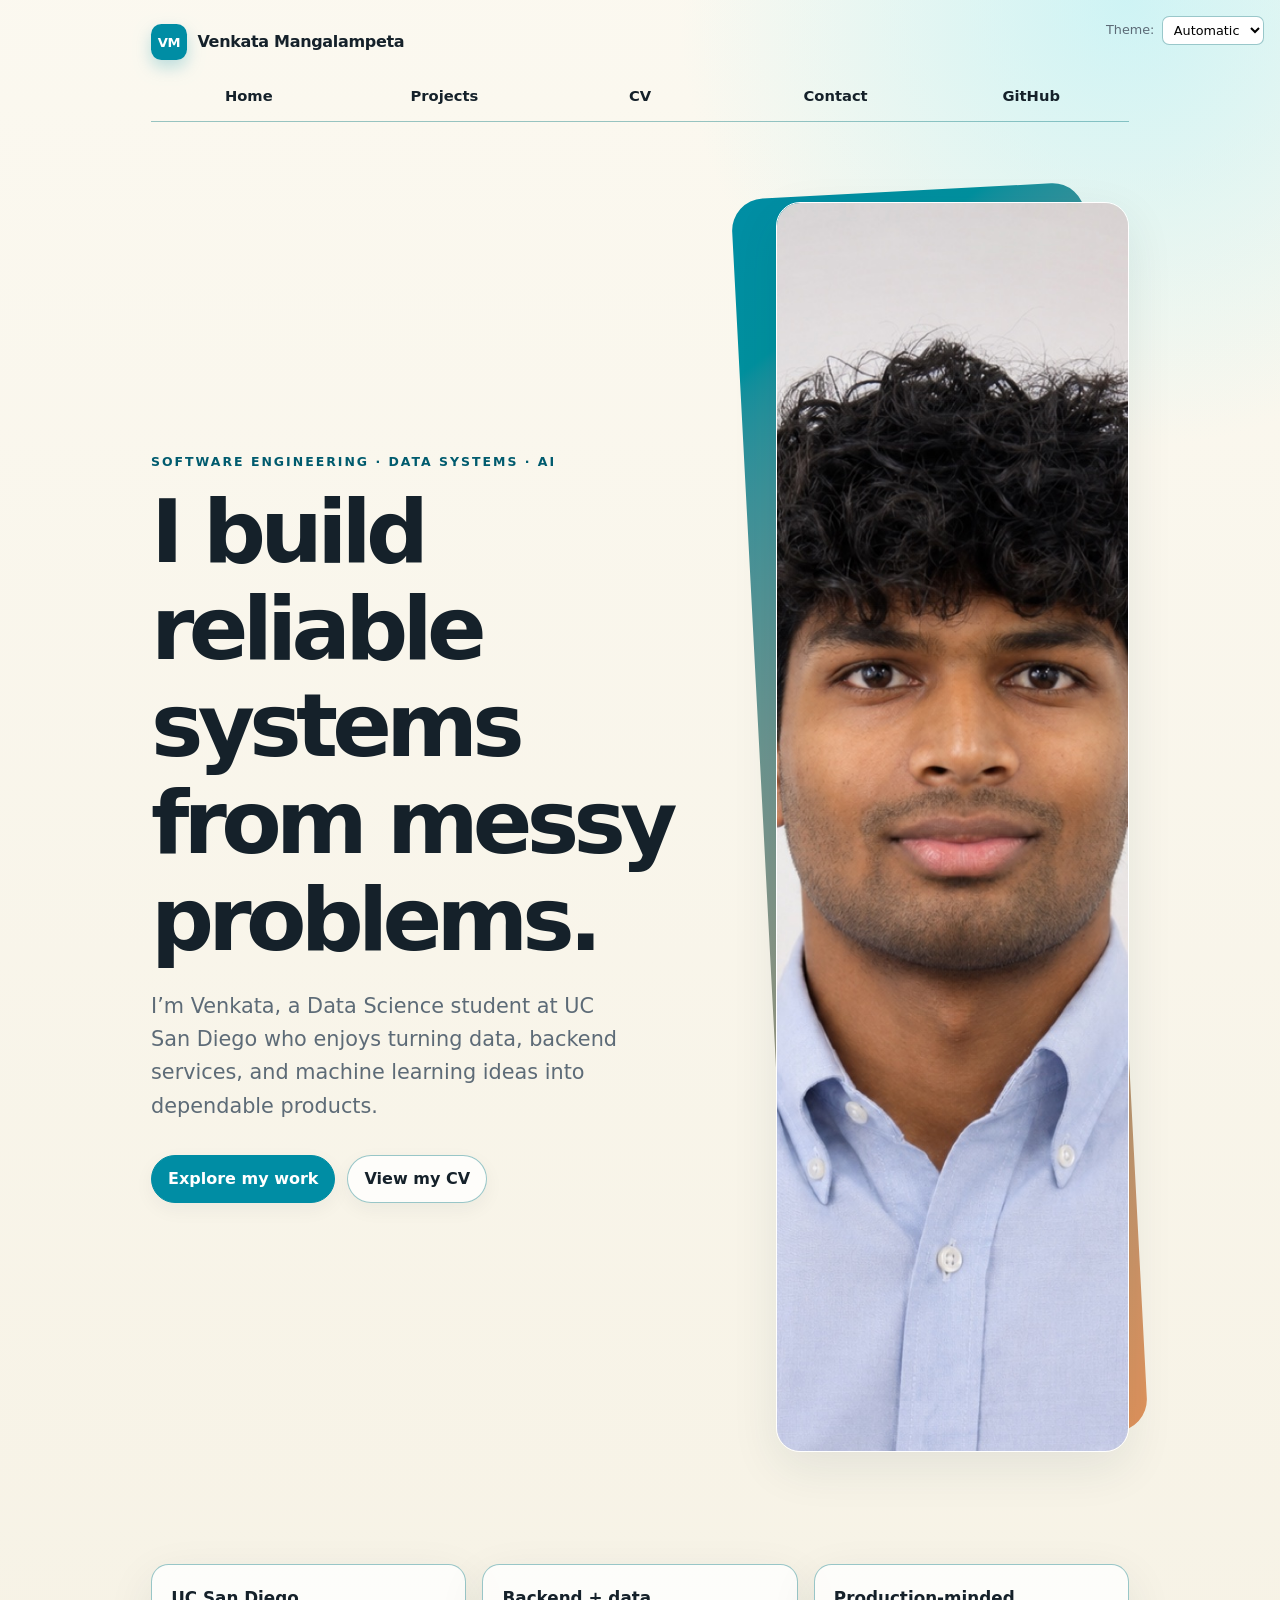
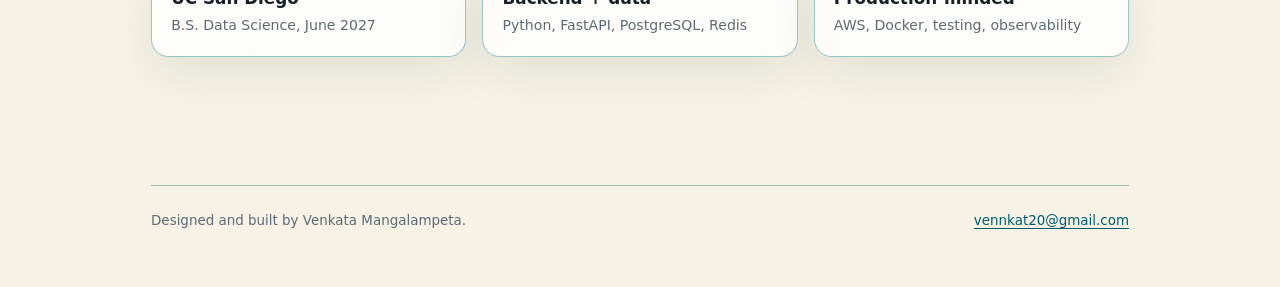
<file: index.html>
<!doctype html>
<html lang="en">
  <head>
    <meta charset="utf-8">
    <meta name="viewport" content="width=device-width, initial-scale=1">
    <meta name="description" content="Portfolio of Venkata Mangalampeta, a UC San Diego data science student and software engineer.">
    <title>Venkata Mangalampeta | Software & Data</title>
    <link rel="stylesheet" href="style.css">
    <script type="module" src="global.js"></script>
  </head>
  <body>
    <header class="site-header">
      <a class="site-brand" href="index.html"><span class="brand-mark">VM</span> Venkata Mangalampeta</a>
    </header>

    <main>
      <section class="hero" aria-labelledby="intro-title">
        <div class="hero-copy">
          <p class="eyebrow">Software engineering · data systems · AI</p>
          <h1 id="intro-title">I build reliable systems from messy problems.</h1>
          <p class="lede">I’m Venkata, a Data Science student at UC San Diego who enjoys turning data, backend services, and machine learning ideas into dependable products.</p>
          <div class="actions">
            <a class="button primary" href="projects/index.html">Explore my work</a>
            <a class="button" href="cv/index.html">View my CV</a>
          </div>
        </div>
        <div class="portrait-wrap">
          <img class="portrait" src="assets/venkata-mangalampeta.jpg" alt="Portrait of Venkata Mangalampeta" width="1000" height="1250">
        </div>
      </section>

      <ul class="quick-facts" aria-label="Quick facts">
        <li><strong>UC San Diego</strong><span>B.S. Data Science, June 2027</span></li>
        <li><strong>Backend + data</strong><span>Python, FastAPI, PostgreSQL, Redis</span></li>
        <li><strong>Production-minded</strong><span>AWS, Docker, testing, observability</span></li>
      </ul>
    </main>

    <footer class="site-footer">
      <span>Designed and built by Venkata Mangalampeta.</span>
      <a href="mailto:vennkat20@gmail.com">vennkat20@gmail.com</a>
    </footer>
  </body>
</html>
</file>
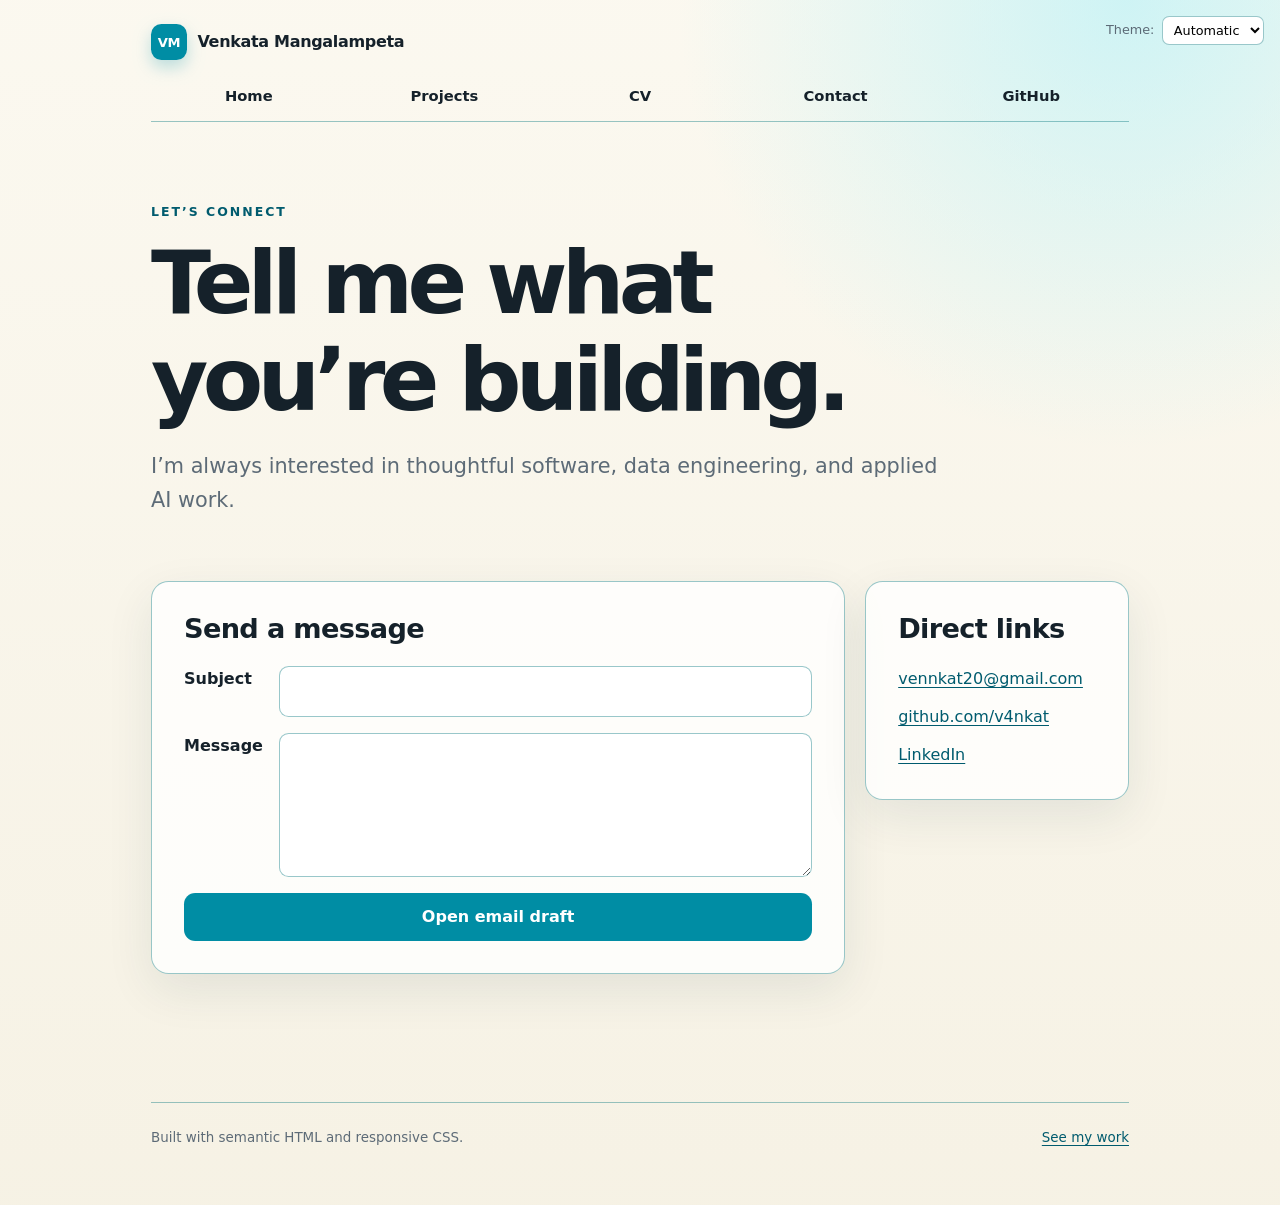
<file: contact/index.html>
<!doctype html>
<html lang="en">
  <head>
    <meta charset="utf-8">
    <meta name="viewport" content="width=device-width, initial-scale=1">
    <meta name="description" content="Contact Venkata Mangalampeta.">
    <title>Contact | Venkata Mangalampeta</title>
    <link rel="stylesheet" href="../style.css">
    <script type="module" src="../global.js"></script>
  </head>
  <body>
    <header class="site-header">
      <a class="site-brand" href="../index.html"><span class="brand-mark">VM</span> Venkata Mangalampeta</a>
    </header>

    <main>
      <header class="page-heading">
        <p class="eyebrow">Let’s connect</p>
        <h1>Tell me what you’re building.</h1>
        <p class="lede">I’m always interested in thoughtful software, data engineering, and applied AI work.</p>
      </header>

      <div class="contact-layout">
        <section class="panel" aria-labelledby="form-title">
          <h2 id="form-title">Send a message</h2>
          <form action="mailto:vennkat20@gmail.com">
            <label>Subject <input type="text" name="subject" required></label>
            <label>Message <textarea name="message" required></textarea></label>
            <button type="submit">Open email draft</button>
          </form>
        </section>

        <aside class="contact-card" aria-labelledby="direct-title">
          <h2 id="direct-title">Direct links</h2>
          <address>
            <ul>
              <li><a href="mailto:vennkat20@gmail.com">vennkat20@gmail.com</a></li>
              <li><a href="https://github.com/v4nkat">github.com/v4nkat</a></li>
              <li><a href="https://linkedin.com/in/venkata-mangalampeta">LinkedIn</a></li>
            </ul>
          </address>
        </aside>
      </div>
    </main>

    <footer class="site-footer"><span>Built with semantic HTML and responsive CSS.</span><a href="../projects/index.html">See my work</a></footer>
  </body>
</html>
</file>
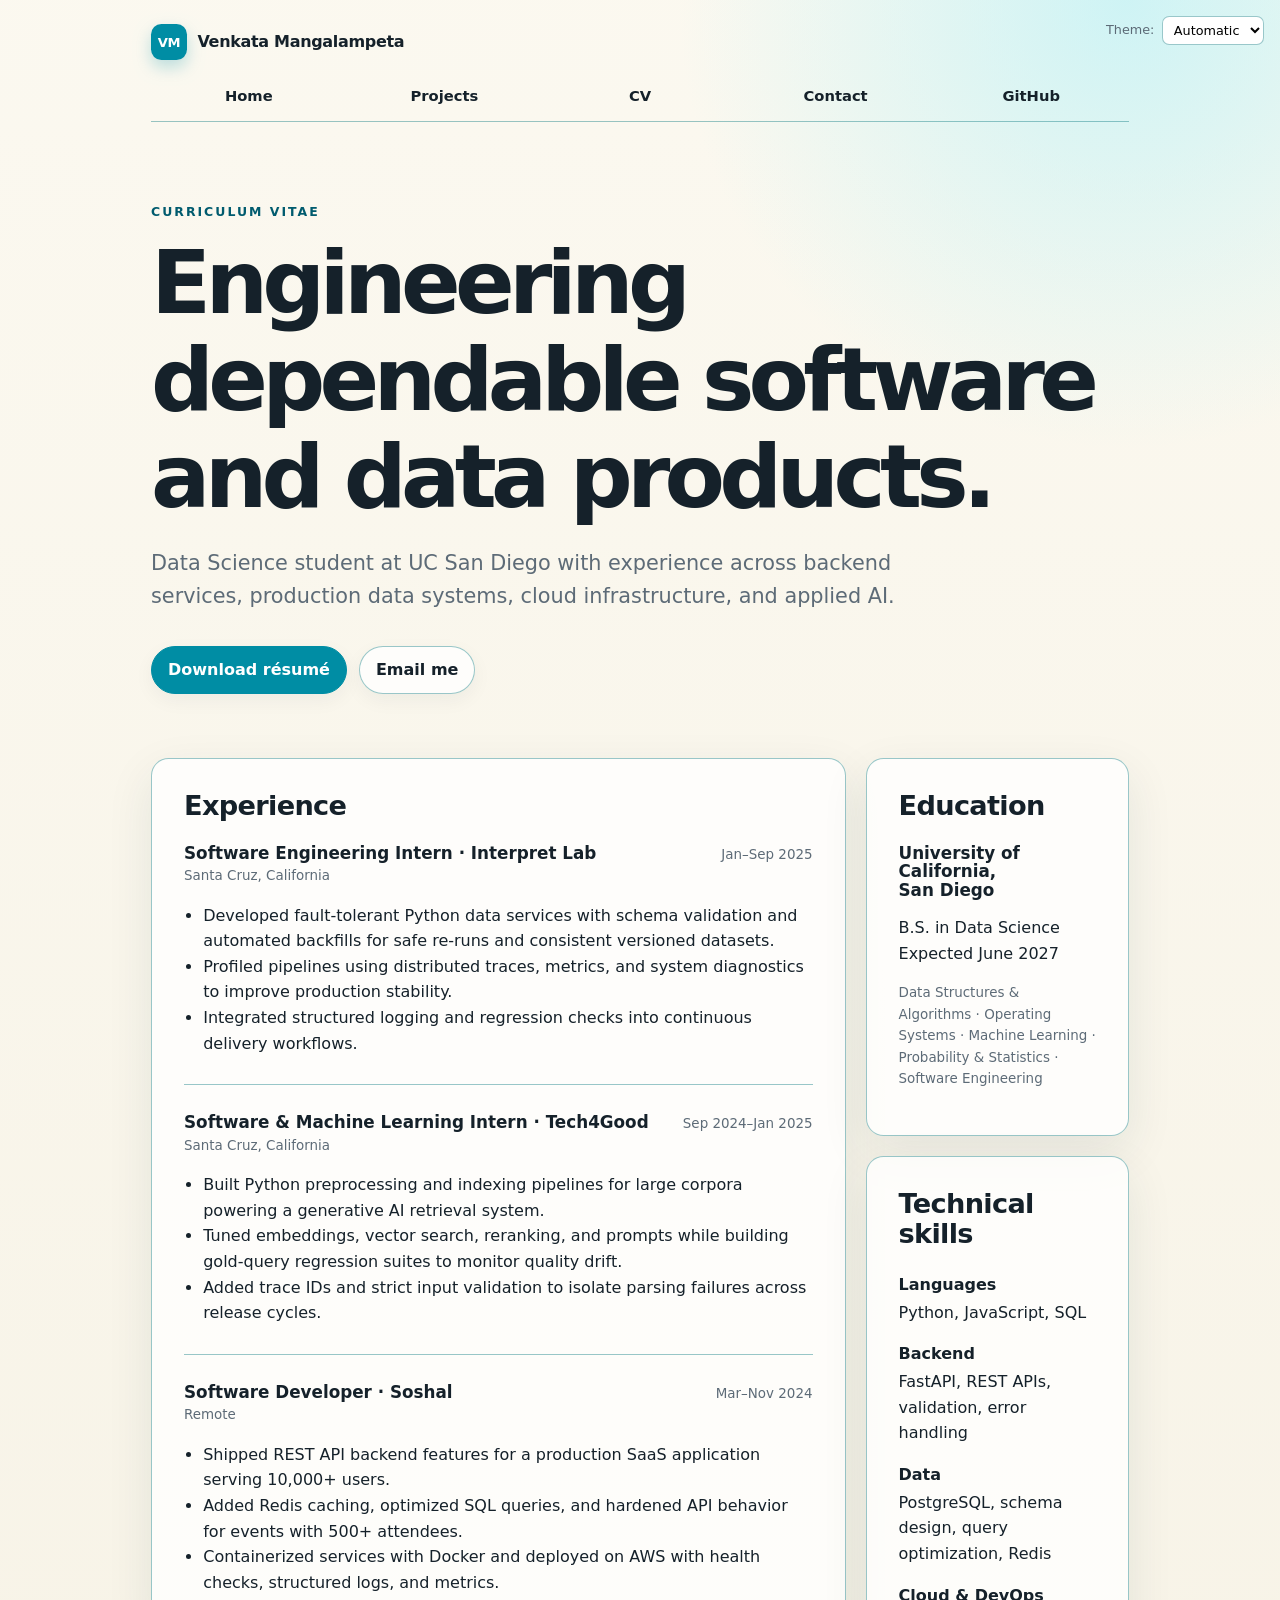
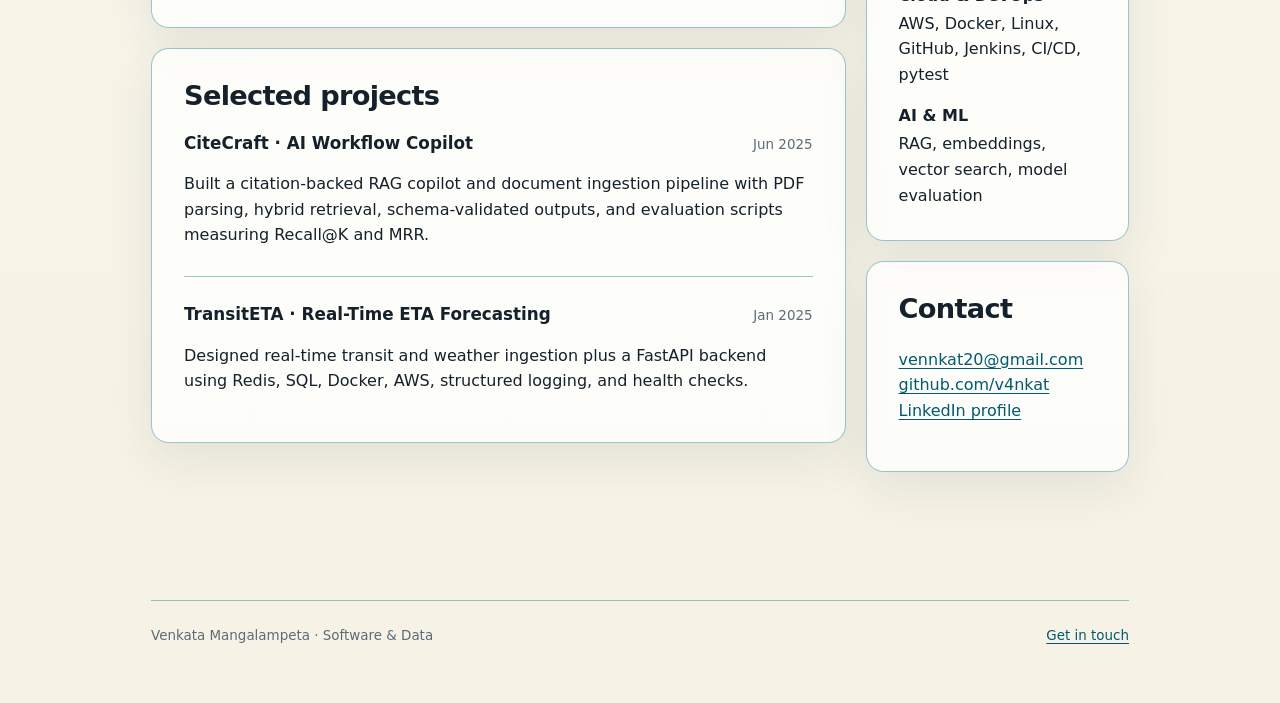
<file: cv/index.html>
<!doctype html>
<html lang="en">
  <head>
    <meta charset="utf-8">
    <meta name="viewport" content="width=device-width, initial-scale=1">
    <meta name="description" content="CV of Venkata Mangalampeta, data science student and software engineer.">
    <title>CV | Venkata Mangalampeta</title>
    <link rel="stylesheet" href="../style.css">
    <script type="module" src="../global.js"></script>
  </head>
  <body>
    <header class="site-header">
      <a class="site-brand" href="../index.html"><span class="brand-mark">VM</span> Venkata Mangalampeta</a>
    </header>

    <main>
      <header class="page-heading">
        <p class="eyebrow">Curriculum vitae</p>
        <h1>Engineering dependable software and data products.</h1>
        <p class="lede">Data Science student at UC San Diego with experience across backend services, production data systems, cloud infrastructure, and applied AI.</p>
        <div class="actions"><a class="button primary" href="../assets/venkata-mangalampeta-resume.pdf" download>Download résumé</a><a class="button" href="mailto:vennkat20@gmail.com">Email me</a></div>
      </header>

      <div class="resume-grid">
        <div class="resume-main">
          <section class="resume-section" aria-labelledby="experience-title">
            <h2 id="experience-title">Experience</h2>
            <article class="entry">
              <div class="entry-header"><h3>Software Engineering Intern · Interpret Lab</h3><time>Jan–Sep 2025</time></div>
              <div class="entry-location">Santa Cruz, California</div>
              <ul><li>Developed fault-tolerant Python data services with schema validation and automated backfills for safe re-runs and consistent versioned datasets.</li><li>Profiled pipelines using distributed traces, metrics, and system diagnostics to improve production stability.</li><li>Integrated structured logging and regression checks into continuous delivery workflows.</li></ul>
            </article>
            <article class="entry">
              <div class="entry-header"><h3>Software & Machine Learning Intern · Tech4Good</h3><time>Sep 2024–Jan 2025</time></div>
              <div class="entry-location">Santa Cruz, California</div>
              <ul><li>Built Python preprocessing and indexing pipelines for large corpora powering a generative AI retrieval system.</li><li>Tuned embeddings, vector search, reranking, and prompts while building gold-query regression suites to monitor quality drift.</li><li>Added trace IDs and strict input validation to isolate parsing failures across release cycles.</li></ul>
            </article>
            <article class="entry">
              <div class="entry-header"><h3>Software Developer · Soshal</h3><time>Mar–Nov 2024</time></div>
              <div class="entry-location">Remote</div>
              <ul><li>Shipped REST API backend features for a production SaaS application serving 10,000+ users.</li><li>Added Redis caching, optimized SQL queries, and hardened API behavior for events with 500+ attendees.</li><li>Containerized services with Docker and deployed on AWS with health checks, structured logs, and metrics.</li></ul>
            </article>
          </section>

          <section class="resume-section" aria-labelledby="projects-title">
            <h2 id="projects-title">Selected projects</h2>
            <article class="entry"><div class="entry-header"><h3>CiteCraft · AI Workflow Copilot</h3><time>Jun 2025</time></div><p>Built a citation-backed RAG copilot and document ingestion pipeline with PDF parsing, hybrid retrieval, schema-validated outputs, and evaluation scripts measuring Recall@K and MRR.</p></article>
            <article class="entry"><div class="entry-header"><h3>TransitETA · Real-Time ETA Forecasting</h3><time>Jan 2025</time></div><p>Designed real-time transit and weather ingestion plus a FastAPI backend using Redis, SQL, Docker, AWS, structured logging, and health checks.</p></article>
          </section>
        </div>

        <aside class="resume-side">
          <section class="resume-section" aria-labelledby="education-title"><h2 id="education-title">Education</h2><div class="entry"><h3>University of California, San Diego</h3><p>B.S. in Data Science<br>Expected June 2027</p><p class="entry-location">Data Structures & Algorithms · Operating Systems · Machine Learning · Probability & Statistics · Software Engineering</p></div></section>
          <section class="resume-section" aria-labelledby="skills-title"><h2 id="skills-title">Technical skills</h2><ul class="skills-list"><li><strong>Languages</strong>Python, JavaScript, SQL</li><li><strong>Backend</strong>FastAPI, REST APIs, validation, error handling</li><li><strong>Data</strong>PostgreSQL, schema design, query optimization, Redis</li><li><strong>Cloud & DevOps</strong>AWS, Docker, Linux, GitHub, Jenkins, CI/CD, pytest</li><li><strong>AI & ML</strong>RAG, embeddings, vector search, model evaluation</li></ul></section>
          <section class="resume-section" aria-labelledby="contact-title"><h2 id="contact-title">Contact</h2><p><a href="mailto:vennkat20@gmail.com">vennkat20@gmail.com</a><br><a href="https://github.com/v4nkat">github.com/v4nkat</a><br><a href="https://linkedin.com/in/venkata-mangalampeta">LinkedIn profile</a></p></section>
        </aside>
      </div>
    </main>

    <footer class="site-footer"><span>Venkata Mangalampeta · Software & Data</span><a href="../contact/index.html">Get in touch</a></footer>
  </body>
</html>
</file>
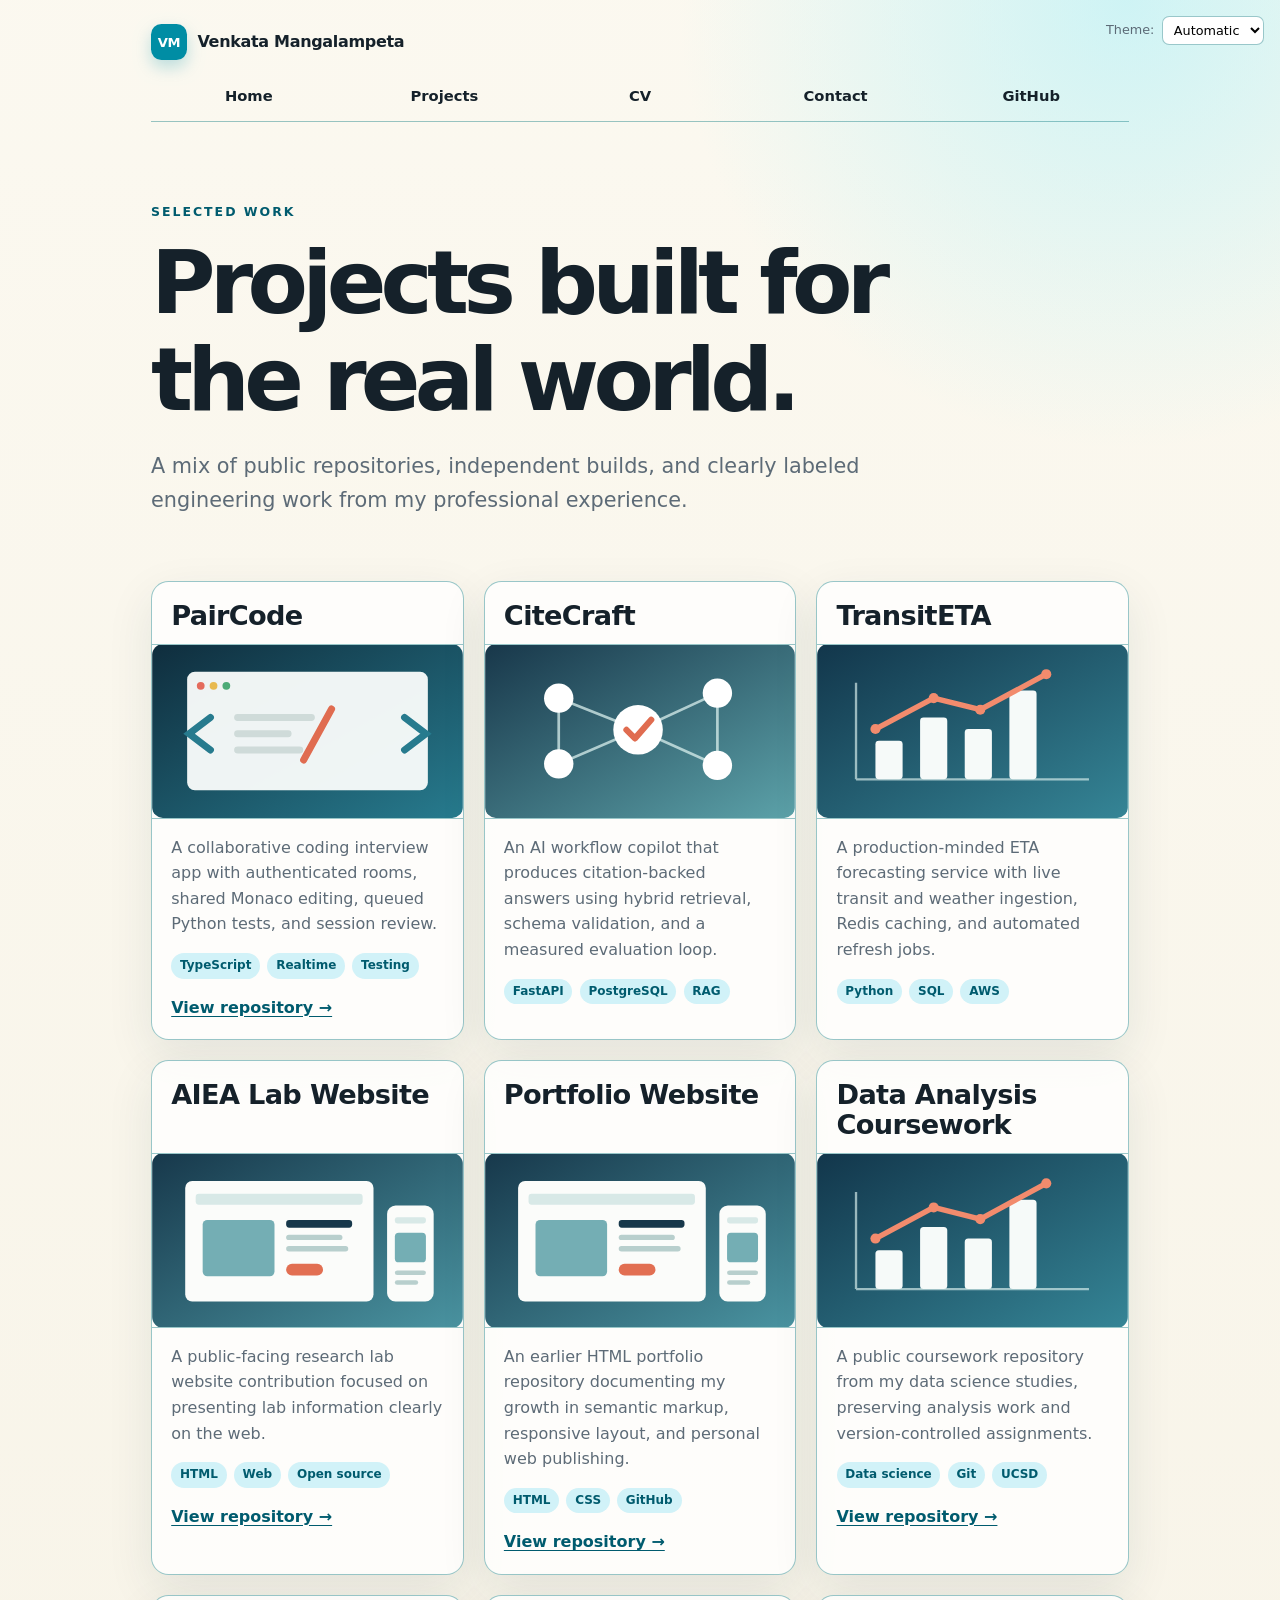
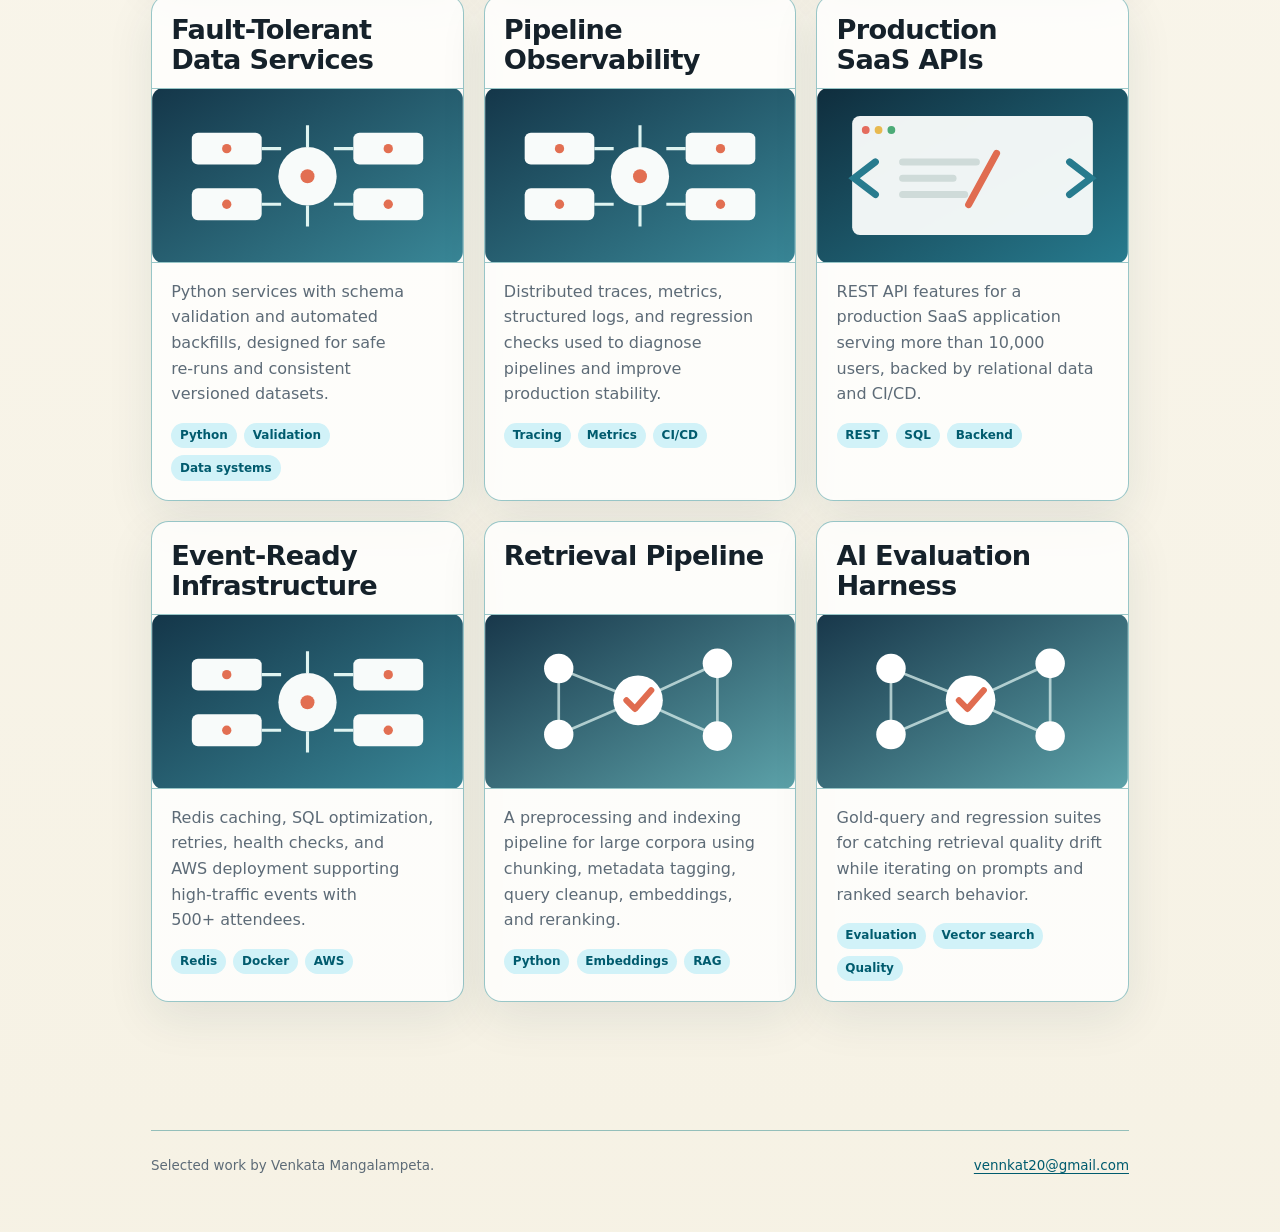
<file: projects/index.html>
<!doctype html>
<html lang="en">
  <head>
    <meta charset="utf-8">
    <meta name="viewport" content="width=device-width, initial-scale=1">
    <meta name="description" content="Selected software, data, AI, and infrastructure projects by Venkata Mangalampeta.">
    <title>Projects | Venkata Mangalampeta</title>
    <link rel="stylesheet" href="../style.css">
    <script type="module" src="../global.js"></script>
  </head>
  <body>
    <header class="site-header">
      <a class="site-brand" href="../index.html"><span class="brand-mark">VM</span> Venkata Mangalampeta</a>
    </header>

    <main>
      <header class="page-heading">
        <p class="eyebrow">Selected work</p>
        <h1>Projects built for the real world.</h1>
        <p class="lede">A mix of public repositories, independent builds, and clearly labeled engineering work from my professional experience.</p>
      </header>

      <section class="projects" aria-label="Project collection">
        <article class="project-card">
          <h2>PairCode</h2>
          <img src="../assets/code.svg" alt="Abstract code editor illustration">
          <div class="project-body"><p>A collaborative coding interview app with authenticated rooms, shared Monaco editing, queued Python tests, and session review.</p><ul class="project-meta"><li>TypeScript</li><li>Realtime</li><li>Testing</li></ul><a class="project-link" href="https://github.com/v4nkat/paircode">View repository →</a></div>
        </article>

        <article class="project-card">
          <h2>CiteCraft</h2>
          <img src="../assets/ai.svg" alt="Abstract document retrieval illustration">
          <div class="project-body"><p>An AI workflow copilot that produces citation-backed answers using hybrid retrieval, schema validation, and a measured evaluation loop.</p><ul class="project-meta"><li>FastAPI</li><li>PostgreSQL</li><li>RAG</li></ul></div>
        </article>

        <article class="project-card">
          <h2>TransitETA</h2>
          <img src="../assets/data.svg" alt="Abstract real-time transit data illustration">
          <div class="project-body"><p>A production-minded ETA forecasting service with live transit and weather ingestion, Redis caching, and automated refresh jobs.</p><ul class="project-meta"><li>Python</li><li>SQL</li><li>AWS</li></ul></div>
        </article>

        <article class="project-card">
          <h2>AIEA Lab Website</h2>
          <img src="../assets/web.svg" alt="Abstract responsive website illustration">
          <div class="project-body"><p>A public-facing research lab website contribution focused on presenting lab information clearly on the web.</p><ul class="project-meta"><li>HTML</li><li>Web</li><li>Open source</li></ul><a class="project-link" href="https://github.com/v4nkat/aiea-lab.github.io">View repository →</a></div>
        </article>

        <article class="project-card">
          <h2>Portfolio Website</h2>
          <img src="../assets/web.svg" alt="Abstract portfolio website illustration">
          <div class="project-body"><p>An earlier HTML portfolio repository documenting my growth in semantic markup, responsive layout, and personal web publishing.</p><ul class="project-meta"><li>HTML</li><li>CSS</li><li>GitHub</li></ul><a class="project-link" href="https://github.com/v4nkat/website">View repository →</a></div>
        </article>

        <article class="project-card">
          <h2>Data Analysis Coursework</h2>
          <img src="../assets/data.svg" alt="Abstract data analysis illustration">
          <div class="project-body"><p>A public coursework repository from my data science studies, preserving analysis work and version-controlled assignments.</p><ul class="project-meta"><li>Data science</li><li>Git</li><li>UCSD</li></ul><a class="project-link" href="https://github.com/v4nkat/Venkat-HO1">View repository →</a></div>
        </article>

        <article class="project-card">
          <h2>Fault-Tolerant Data Services</h2>
          <img src="../assets/infra.svg" alt="Abstract data service architecture illustration">
          <div class="project-body"><p>Python services with schema validation and automated backfills, designed for safe re-runs and consistent versioned datasets.</p><ul class="project-meta"><li>Python</li><li>Validation</li><li>Data systems</li></ul></div>
        </article>

        <article class="project-card">
          <h2>Pipeline Observability</h2>
          <img src="../assets/infra.svg" alt="Abstract system observability illustration">
          <div class="project-body"><p>Distributed traces, metrics, structured logs, and regression checks used to diagnose pipelines and improve production stability.</p><ul class="project-meta"><li>Tracing</li><li>Metrics</li><li>CI/CD</li></ul></div>
        </article>

        <article class="project-card">
          <h2>Production SaaS APIs</h2>
          <img src="../assets/code.svg" alt="Abstract backend API illustration">
          <div class="project-body"><p>REST API features for a production SaaS application serving more than 10,000 users, backed by relational data and CI/CD.</p><ul class="project-meta"><li>REST</li><li>SQL</li><li>Backend</li></ul></div>
        </article>

        <article class="project-card">
          <h2>Event-Ready Infrastructure</h2>
          <img src="../assets/infra.svg" alt="Abstract cloud infrastructure illustration">
          <div class="project-body"><p>Redis caching, SQL optimization, retries, health checks, and AWS deployment supporting high-traffic events with 500+ attendees.</p><ul class="project-meta"><li>Redis</li><li>Docker</li><li>AWS</li></ul></div>
        </article>

        <article class="project-card">
          <h2>Retrieval Pipeline</h2>
          <img src="../assets/ai.svg" alt="Abstract vector retrieval illustration">
          <div class="project-body"><p>A preprocessing and indexing pipeline for large corpora using chunking, metadata tagging, query cleanup, embeddings, and reranking.</p><ul class="project-meta"><li>Python</li><li>Embeddings</li><li>RAG</li></ul></div>
        </article>

        <article class="project-card">
          <h2>AI Evaluation Harness</h2>
          <img src="../assets/ai.svg" alt="Abstract AI evaluation illustration">
          <div class="project-body"><p>Gold-query and regression suites for catching retrieval quality drift while iterating on prompts and ranked search behavior.</p><ul class="project-meta"><li>Evaluation</li><li>Vector search</li><li>Quality</li></ul></div>
        </article>
      </section>
    </main>

    <footer class="site-footer"><span>Selected work by Venkata Mangalampeta.</span><a href="mailto:vennkat20@gmail.com">vennkat20@gmail.com</a></footer>
  </body>
</html>
</file>
<file: style.css>
:root {
  --color-accent: oklch(58% 0.13 210);
  --color-accent-deep: light-dark(oklch(42% 0.11 210), oklch(78% 0.1 210));
  --color-ink: light-dark(oklch(24% 0.025 245), oklch(93% 0.012 245));
  --color-muted: light-dark(oklch(52% 0.025 245), oklch(74% 0.018 245));
  --color-line: oklch(50% 0.1 200 / 40%);
  --color-paper: light-dark(oklch(98% 0.012 92), oklch(19% 0.018 245));
  --color-paper-end: light-dark(oklch(96% 0.018 92), oklch(14% 0.014 245));
  --color-glow: light-dark(oklch(92% 0.06 205 / 0.65), oklch(42% 0.08 210 / 0.32));
  --color-card: light-dark(oklch(100% 0 0 / 0.78), oklch(25% 0.025 245 / 0.82));
  --shadow: 0 1rem 3rem oklch(30% 0.04 230 / 0.09);
  accent-color: var(--color-accent);
  color-scheme: light dark;
}

* {
  box-sizing: border-box;
}

html {
  scroll-behavior: smooth;
}

body {
  max-width: 100ch;
  min-height: 100vh;
  margin-inline: auto;
  padding: 0 1.25rem 3rem;
  background:
    radial-gradient(circle at 88% 0%, var(--color-glow), transparent 28rem),
    linear-gradient(180deg, var(--color-paper), var(--color-paper-end));
  color: var(--color-ink);
  font-family: Inter, ui-sans-serif, system-ui, -apple-system, BlinkMacSystemFont, "Segoe UI", sans-serif;
  font-size: 1rem;
  line-height: 1.6;
}

img {
  display: block;
  max-width: 100%;
}

a {
  color: var(--color-accent-deep);
  text-underline-offset: 0.2em;
}

a:focus-visible,
button:focus-visible,
input:focus-visible,
textarea:focus-visible {
  outline: 3px solid oklch(from var(--color-accent) l c h / 0.35);
  outline-offset: 3px;
}

.site-header {
  padding-top: 1rem;
}

.site-brand {
  display: inline-flex;
  align-items: center;
  gap: 0.65rem;
  margin-bottom: 0.75rem;
  color: var(--color-ink);
  font-weight: 800;
  letter-spacing: -0.02em;
  text-decoration: none;
}

.brand-mark {
  display: grid;
  width: 2.25rem;
  aspect-ratio: 1;
  place-items: center;
  border-radius: 0.65rem;
  background: var(--color-accent);
  color: white;
  font-size: 0.82rem;
  box-shadow: 0 0.45rem 1rem oklch(from var(--color-accent) l c h / 0.25);
}

nav {
  --border-color: oklch(50% 0.1 200 / 40%);
  display: flex;
  margin-bottom: clamp(2.5rem, 7vw, 5rem);
  border-bottom: 1px solid var(--border-color);
}

nav a {
  flex: 1;
  min-width: max-content;
  padding: 0.72rem 0.4rem 0.65rem;
  color: inherit;
  font-size: 0.92rem;
  font-weight: 650;
  text-align: center;
  text-decoration: none;
  border-bottom: 0.28em solid transparent;
}

nav a.current {
  border-bottom-color: var(--color-ink);
}

nav a:hover {
  padding-bottom: 0.65rem;
  border-bottom-color: var(--color-accent);
  background: color-mix(in oklch, var(--color-accent), canvas 85%);
  color: var(--color-accent-deep);
}

h1,
h2,
h3,
h4,
h5,
h6 {
  line-height: 1.1;
  text-wrap: balance;
}

h1 {
  max-width: 13ch;
  margin: 0;
  font-size: clamp(3rem, 8vw, 5.5rem);
  letter-spacing: -0.065em;
}

h2 {
  margin-top: 0;
  font-size: clamp(1.25rem, 3vw, 1.7rem);
  letter-spacing: -0.025em;
}

p {
  text-wrap: pretty;
}

.eyebrow {
  margin: 0 0 0.8rem;
  color: var(--color-accent-deep);
  font-size: 0.78rem;
  font-weight: 800;
  letter-spacing: 0.16em;
  text-transform: uppercase;
}

.lede {
  max-width: 62ch;
  margin: 1.35rem 0 0;
  color: var(--color-muted);
  font-size: clamp(1.05rem, 2.3vw, 1.3rem);
}

.hero {
  display: grid;
  grid-template-columns: minmax(0, 1.2fr) minmax(15rem, 0.8fr);
  gap: clamp(2rem, 8vw, 6rem);
  align-items: center;
}

.portrait-wrap {
  position: relative;
}

.portrait-wrap::before {
  position: absolute;
  inset: -0.8rem 0.8rem 0.8rem -0.8rem;
  z-index: -1;
  border-radius: 2rem;
  background: linear-gradient(145deg, var(--color-accent), oklch(73% 0.12 55));
  content: "";
  transform: rotate(-3deg);
}

.portrait {
  width: 100%;
  aspect-ratio: 4 / 5;
  object-fit: cover;
  object-position: center 30%;
  border: 1px solid white;
  border-radius: 1.5rem;
  box-shadow: var(--shadow);
}

.actions {
  display: flex;
  flex-wrap: wrap;
  gap: 0.75rem;
  margin-top: 2rem;
}

.button {
  display: inline-flex;
  align-items: center;
  justify-content: center;
  min-height: 2.9rem;
  padding: 0.65rem 1rem;
  border: 1px solid var(--color-line);
  border-radius: 999px;
  background: var(--color-card);
  color: var(--color-ink);
  font-weight: 750;
  text-decoration: none;
  box-shadow: 0 0.4rem 1.2rem oklch(30% 0.03 220 / 0.05);
}

.button.primary {
  border-color: var(--color-accent);
  background: var(--color-accent);
  color: white;
}

.button:hover {
  border-color: var(--color-accent);
  transform: translateY(-1px);
}

.quick-facts {
  display: grid;
  grid-template-columns: repeat(3, 1fr);
  gap: 1rem;
  margin: clamp(4rem, 10vw, 7rem) 0 0;
  padding: 0;
  list-style: none;
}

.quick-facts li,
.panel,
.project-card,
.resume-section,
.contact-card {
  border: 1px solid var(--color-line);
  border-radius: 1.1rem;
  background: var(--color-card);
  box-shadow: var(--shadow);
}

.quick-facts li {
  padding: 1.2rem;
}

.quick-facts strong,
.quick-facts span {
  display: block;
}

.quick-facts strong {
  margin-bottom: 0.15rem;
  font-size: 1.05rem;
}

.quick-facts span {
  color: var(--color-muted);
  font-size: 0.88rem;
}

.page-heading {
  margin-bottom: clamp(2.5rem, 6vw, 4rem);
}

.page-heading h1 {
  max-width: 16ch;
}

.projects {
  display: grid;
  grid-template-columns: repeat(auto-fill, minmax(15em, 1fr));
  gap: 1.25rem;
}

.projects article {
  display: grid;
  grid-row: span 3;
  grid-template-rows: subgrid;
  gap: 0;
  overflow: hidden;
}

.project-card {
  transition: transform 180ms ease, box-shadow 180ms ease;
}

.project-card:hover {
  box-shadow: 0 1.35rem 3rem oklch(28% 0.045 225 / 0.14);
  transform: translateY(-4px);
}

.project-card h2 {
  margin: 0;
  padding: 1.2rem 1.2rem 0.8rem;
}

.project-card img {
  width: 100%;
  aspect-ratio: 16 / 9;
  object-fit: cover;
  border-block: 1px solid var(--color-line);
}

.project-card .project-body {
  display: flex;
  flex-direction: column;
  padding: 1rem 1.2rem 1.2rem;
}

.project-card p {
  margin: 0;
  color: var(--color-muted);
}

.project-meta {
  display: flex;
  flex-wrap: wrap;
  gap: 0.45rem;
  margin: 1rem 0 0;
  padding: 0;
  list-style: none;
}

.project-meta li {
  padding: 0.2rem 0.55rem;
  border-radius: 999px;
  background: oklch(from var(--color-accent) 94% 0.035 h);
  color: var(--color-accent-deep);
  font-size: 0.75rem;
  font-weight: 700;
}

.project-link {
  align-self: flex-start;
  margin-top: 1rem;
  font-weight: 750;
}

form {
  display: grid;
  grid-template-columns: auto minmax(0, 1fr);
  gap: 1rem;
}

form label {
  display: grid;
  grid-column: 1 / -1;
  grid-template-columns: subgrid;
  align-items: start;
  font-weight: 750;
}

input,
textarea,
button,
select {
  font: inherit;
}

input,
textarea {
  width: 100%;
  padding: 0.72rem 0.8rem;
  border: 1px solid var(--color-line);
  border-radius: 0.6rem;
  background: canvas;
  color: var(--color-ink);
}

textarea {
  min-height: 9rem;
  resize: vertical;
}

form button {
  grid-column: 1 / -1;
  min-height: 3rem;
  border: 0;
  border-radius: 0.7rem;
  background: var(--color-accent);
  color: white;
  font-weight: 800;
  cursor: pointer;
}

form button:hover {
  background: var(--color-accent-deep);
}

.contact-layout {
  display: grid;
  grid-template-columns: minmax(0, 1fr) minmax(16rem, 0.38fr);
  gap: 1.25rem;
  align-items: start;
}

.contact-card,
.panel,
.resume-section {
  padding: clamp(1.2rem, 4vw, 2rem);
}

.contact-card address {
  font-style: normal;
}

.contact-card ul,
.skills-list {
  margin: 0;
  padding: 0;
  list-style: none;
}

.contact-card li + li {
  margin-top: 0.75rem;
}

.resume-intro {
  display: flex;
  flex-wrap: wrap;
  gap: 0.8rem 1.5rem;
  align-items: baseline;
  margin-bottom: 2rem;
  color: var(--color-muted);
}

.resume-grid {
  display: grid;
  grid-template-columns: minmax(0, 1.45fr) minmax(14rem, 0.55fr);
  gap: 1.25rem;
}

.resume-main,
.resume-side {
  display: grid;
  gap: 1.25rem;
  align-content: start;
}

.entry + .entry {
  margin-top: 1.75rem;
  padding-top: 1.75rem;
  border-top: 1px solid var(--color-line);
}

.entry-header {
  display: flex;
  gap: 1rem;
  justify-content: space-between;
  align-items: baseline;
}

.entry h3 {
  margin: 0;
  font-size: 1.05rem;
}

.entry time,
.entry-location {
  color: var(--color-muted);
  font-size: 0.84rem;
}

.entry ul {
  margin-bottom: 0;
  padding-left: 1.2rem;
}

.skills-list li + li {
  margin-top: 1rem;
}

.skills-list strong {
  display: block;
  margin-bottom: 0.15rem;
}

.site-footer {
  display: flex;
  gap: 1rem;
  justify-content: space-between;
  margin-top: clamp(4rem, 10vw, 8rem);
  padding-top: 1.5rem;
  border-top: 1px solid var(--color-line);
  color: var(--color-muted);
  font-size: 0.84rem;
}

.color-scheme {
  position: absolute;
  top: 1rem;
  right: 1rem;
  z-index: 1;
  display: flex;
  gap: 0.45rem;
  align-items: center;
  color: var(--color-muted);
  font-size: 80%;
}

.color-scheme select {
  padding: 0.3rem 0.45rem;
  border: 1px solid var(--color-line);
  border-radius: 0.45rem;
  background: canvas;
  color: canvastext;
}

@media (max-width: 700px) {
  body {
    padding-inline: 1rem;
  }

  .hero,
  .contact-layout,
  .resume-grid {
    grid-template-columns: 1fr;
  }

  .hero-copy {
    order: 2;
  }

  .portrait-wrap {
    width: min(78%, 19rem);
    margin-inline: auto;
  }

  .quick-facts {
    grid-template-columns: 1fr;
  }

  nav {
    overflow-x: auto;
  }

  nav a {
    padding-inline: 0.8rem;
  }

  .color-scheme {
    position: static;
    justify-content: flex-end;
    padding-top: 0.75rem;
  }

  form,
  form label {
    grid-template-columns: 1fr;
  }

  form label {
    gap: 0.35rem;
  }

  .entry-header,
  .site-footer {
    align-items: flex-start;
    flex-direction: column;
  }
}

@media (prefers-reduced-motion: reduce) {
  *,
  *::before,
  *::after {
    scroll-behavior: auto !important;
    transition: none !important;
  }
}
</file>
